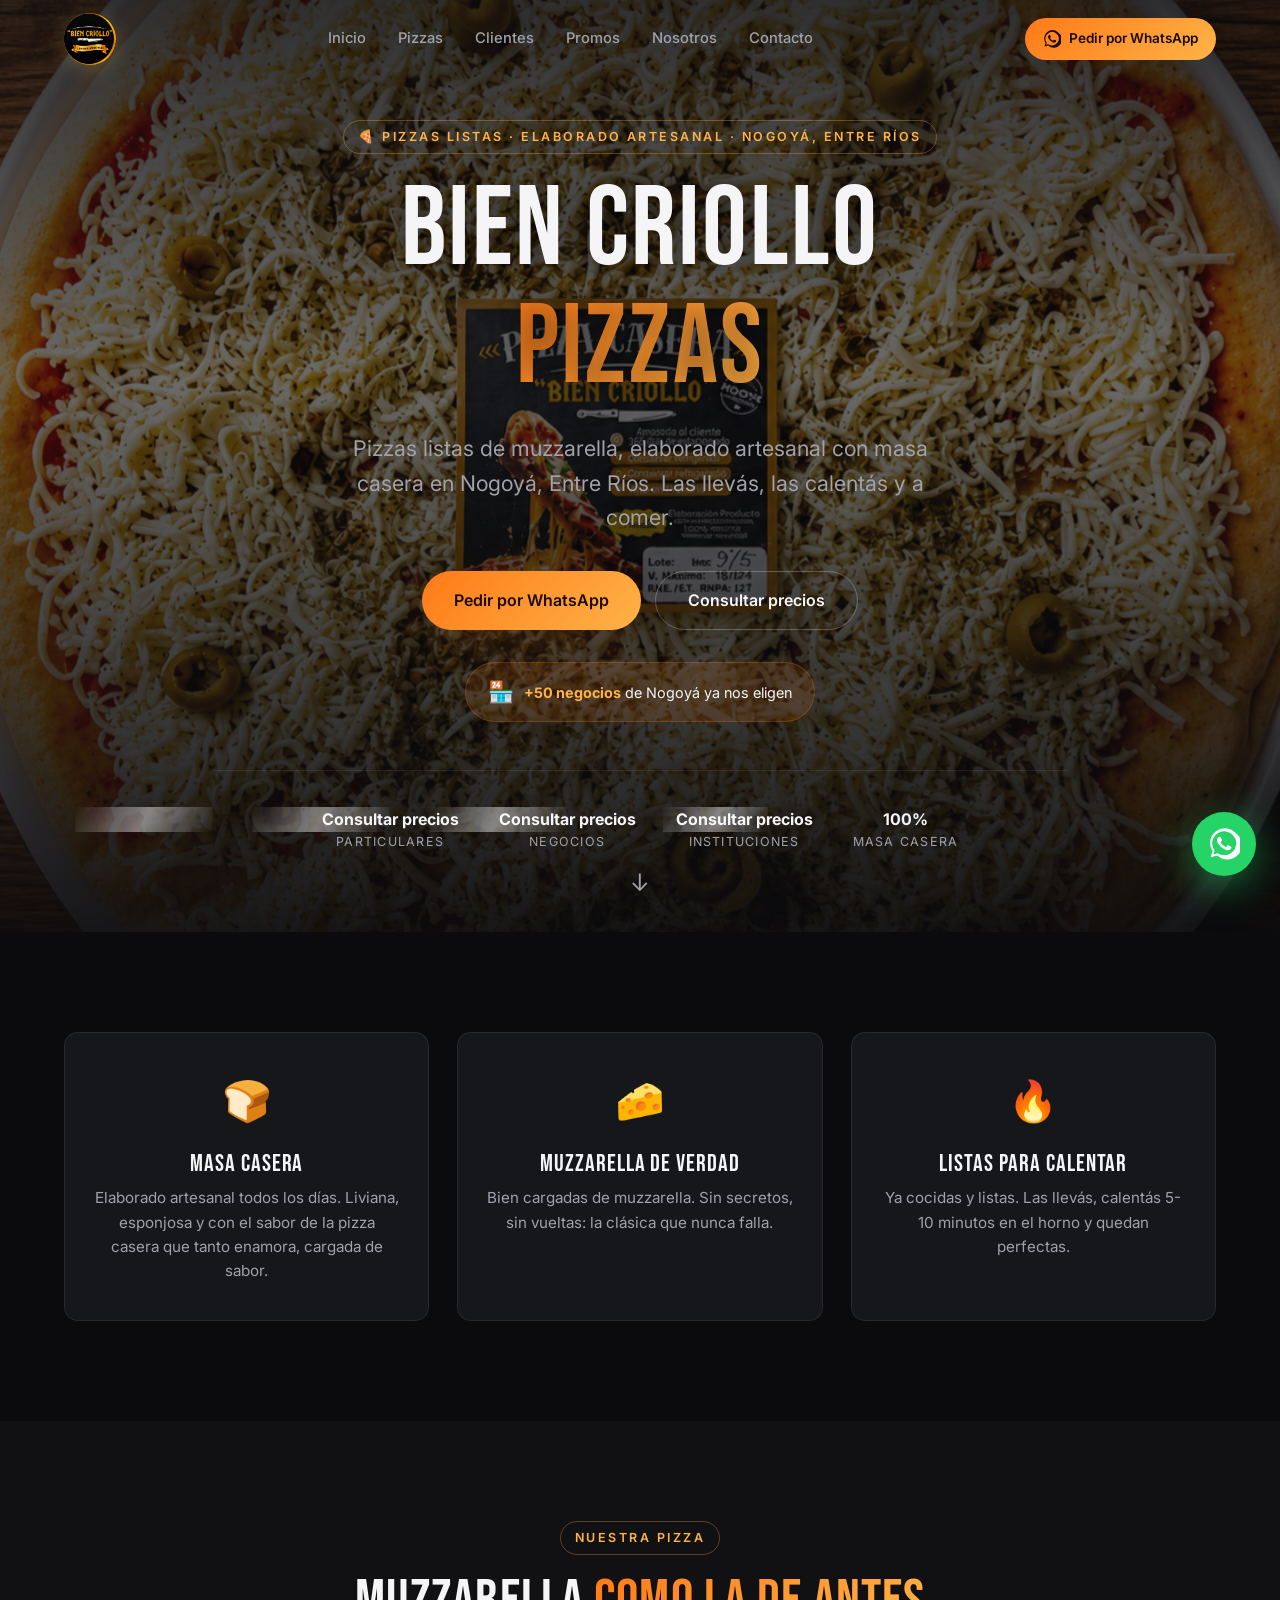
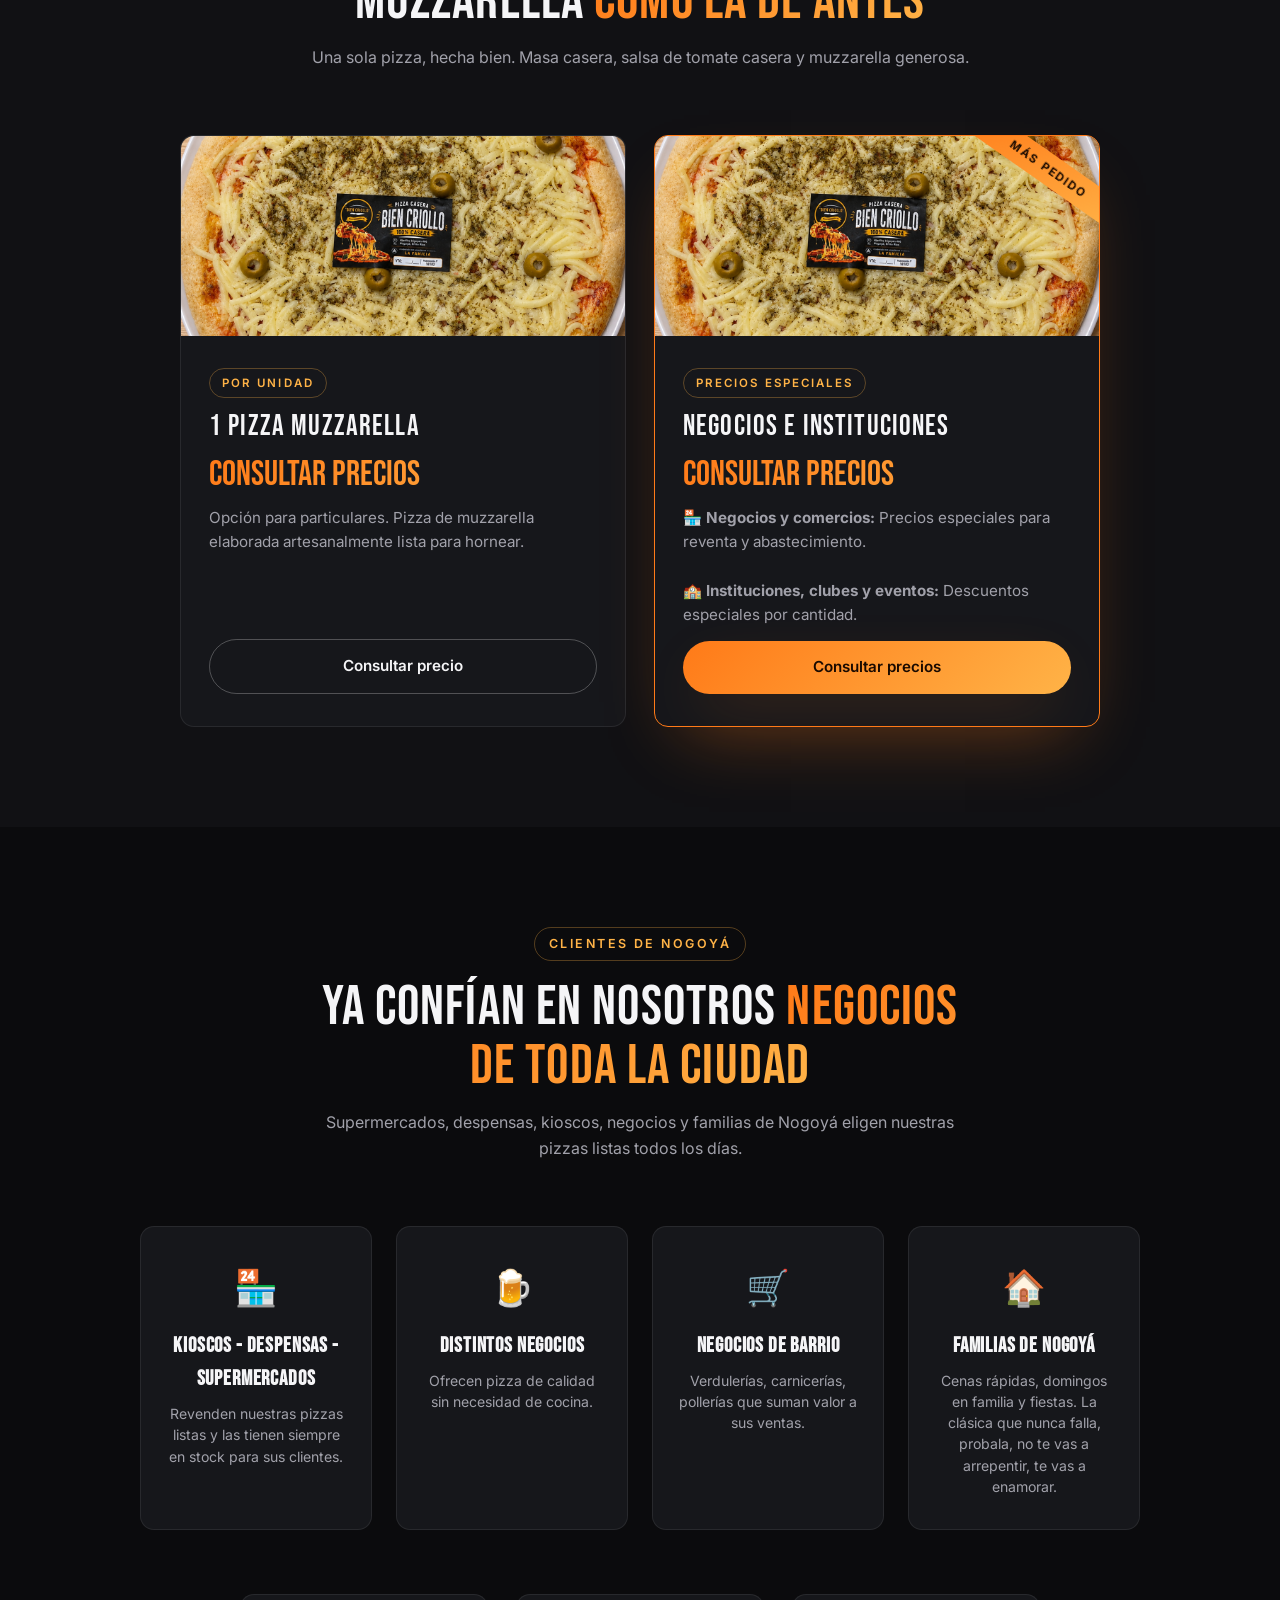
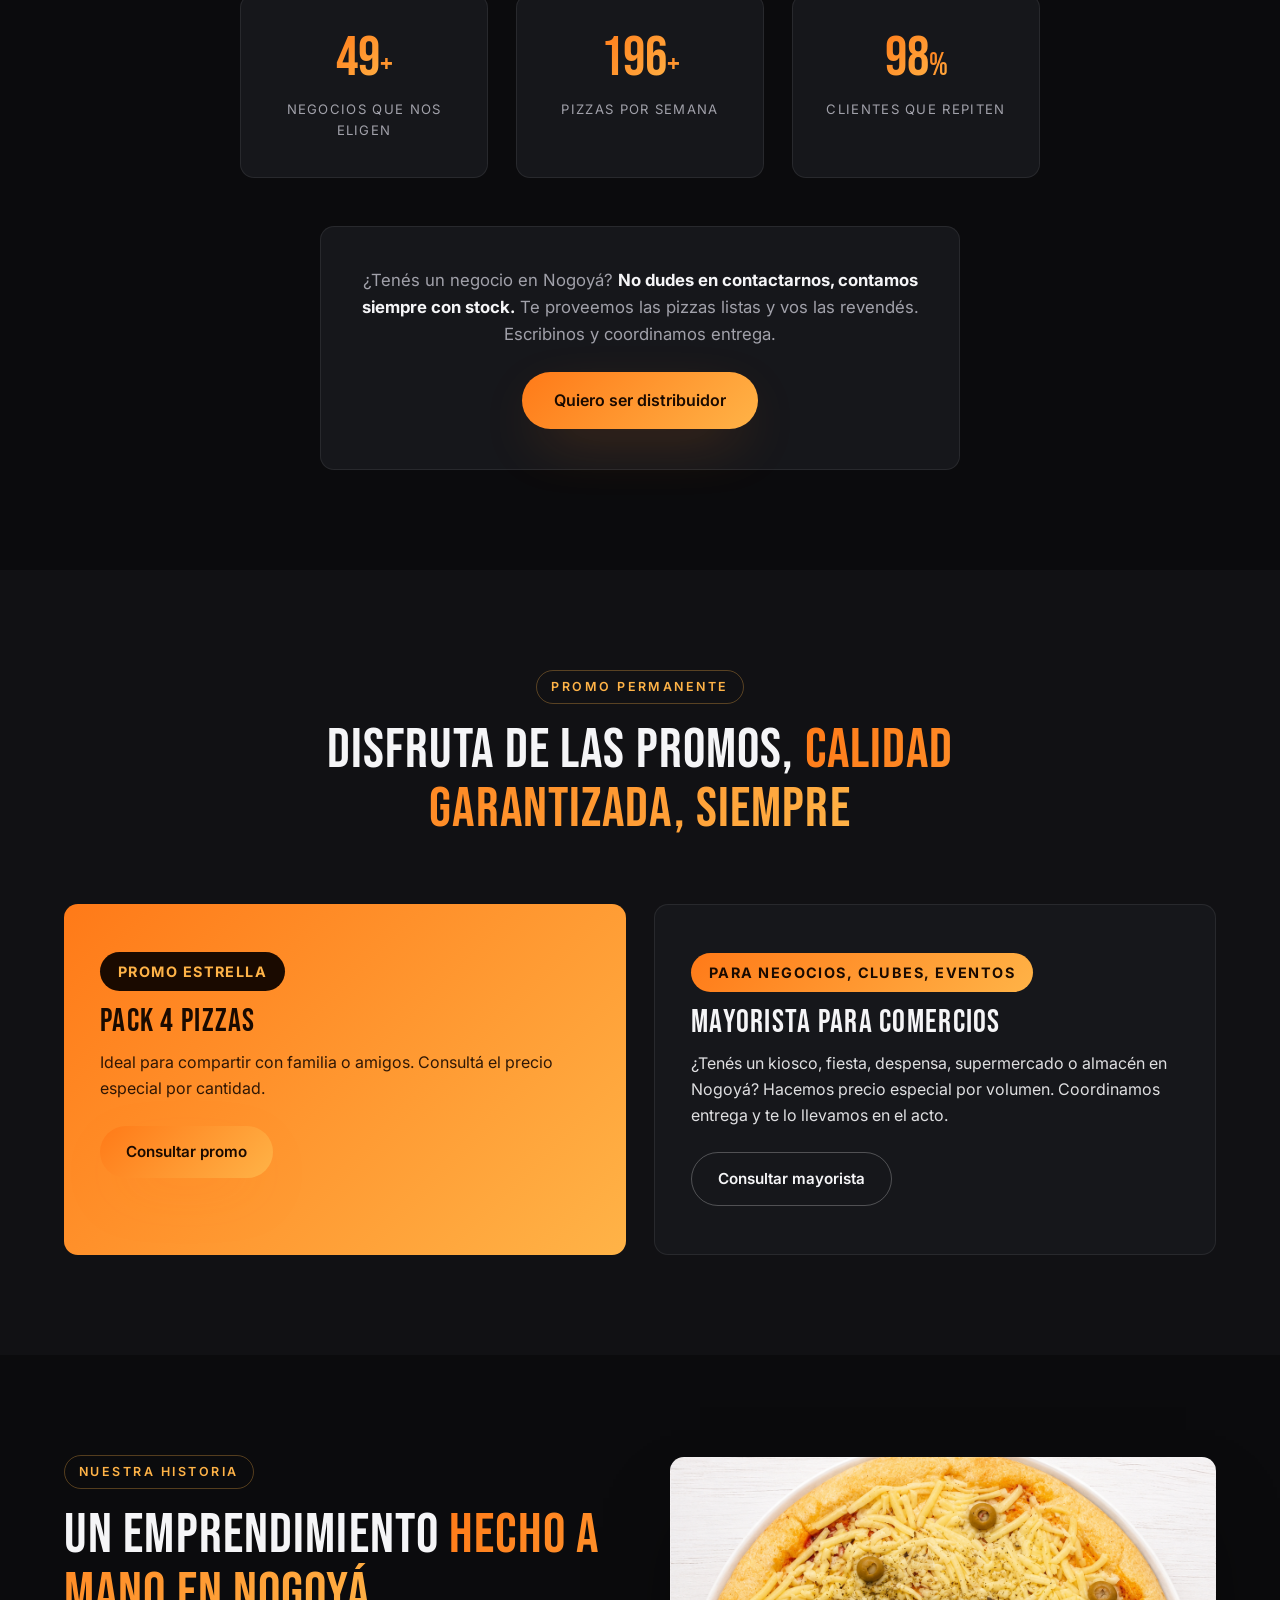
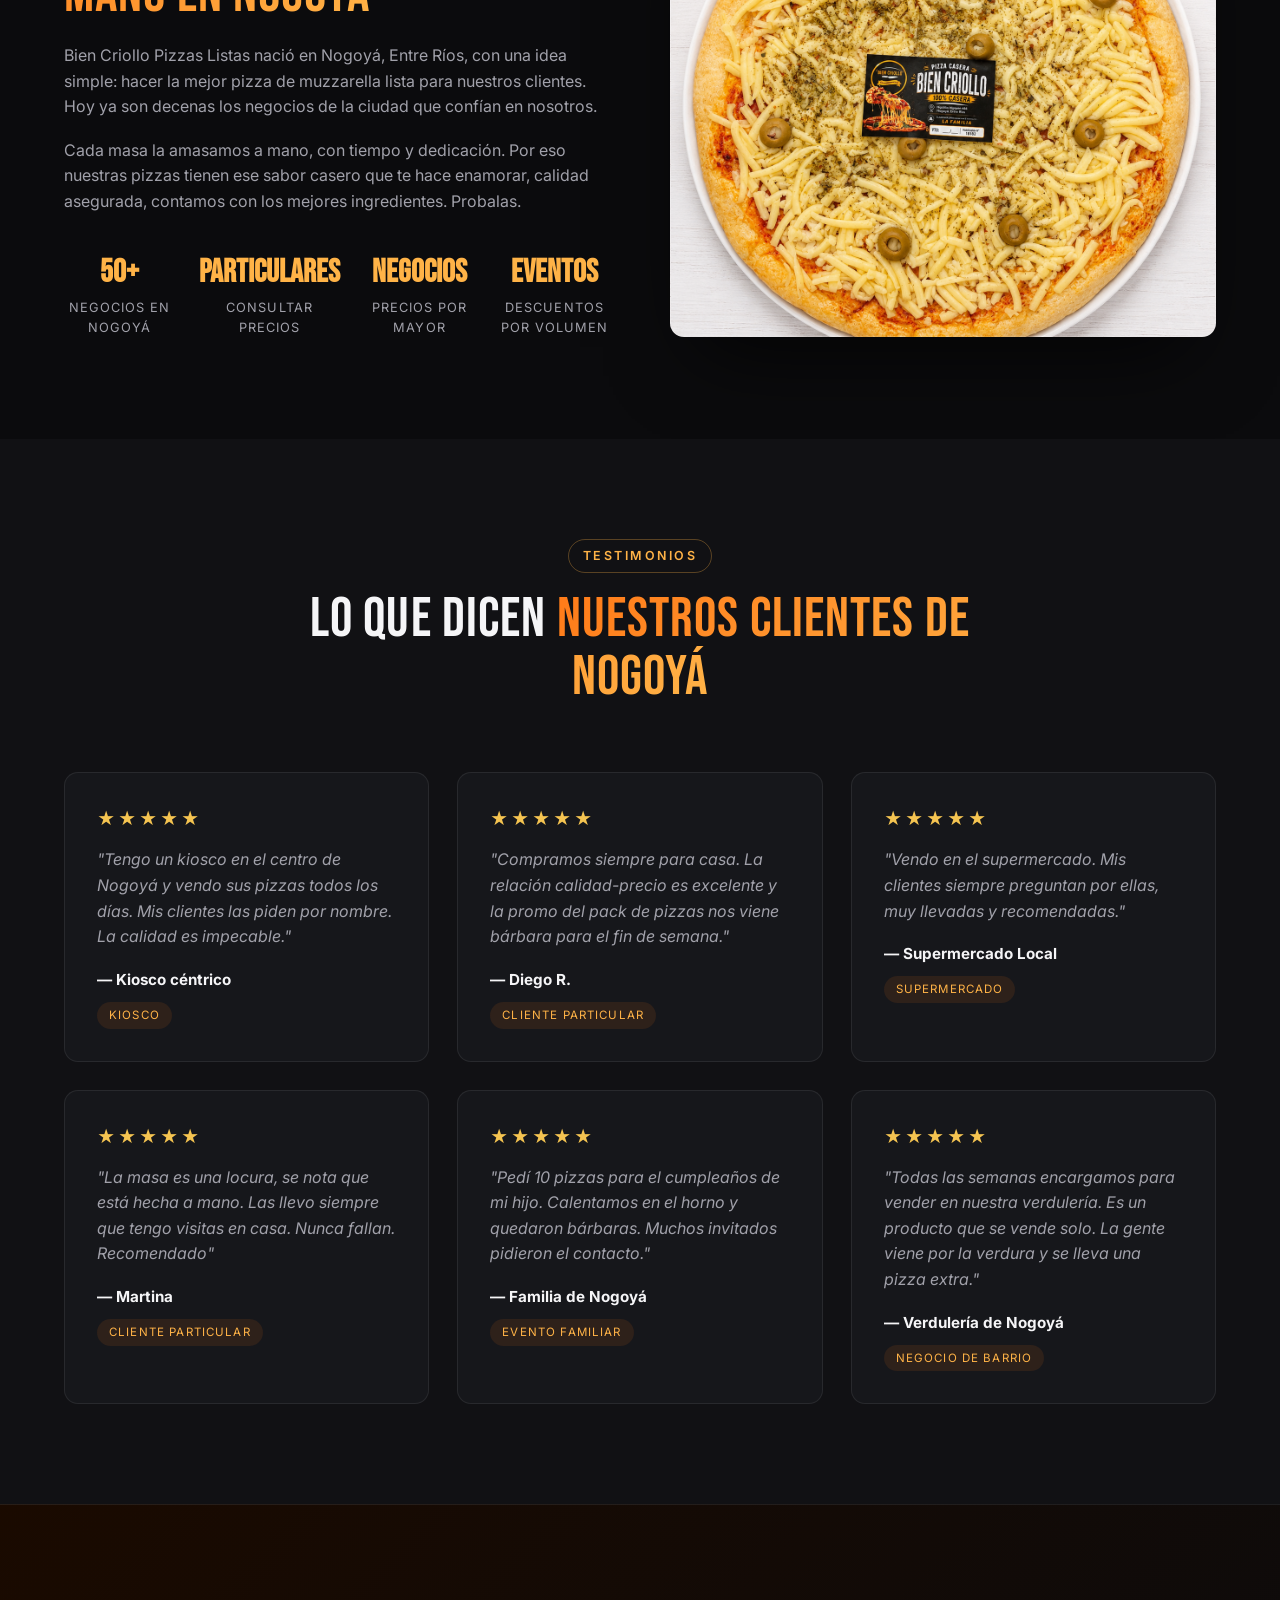
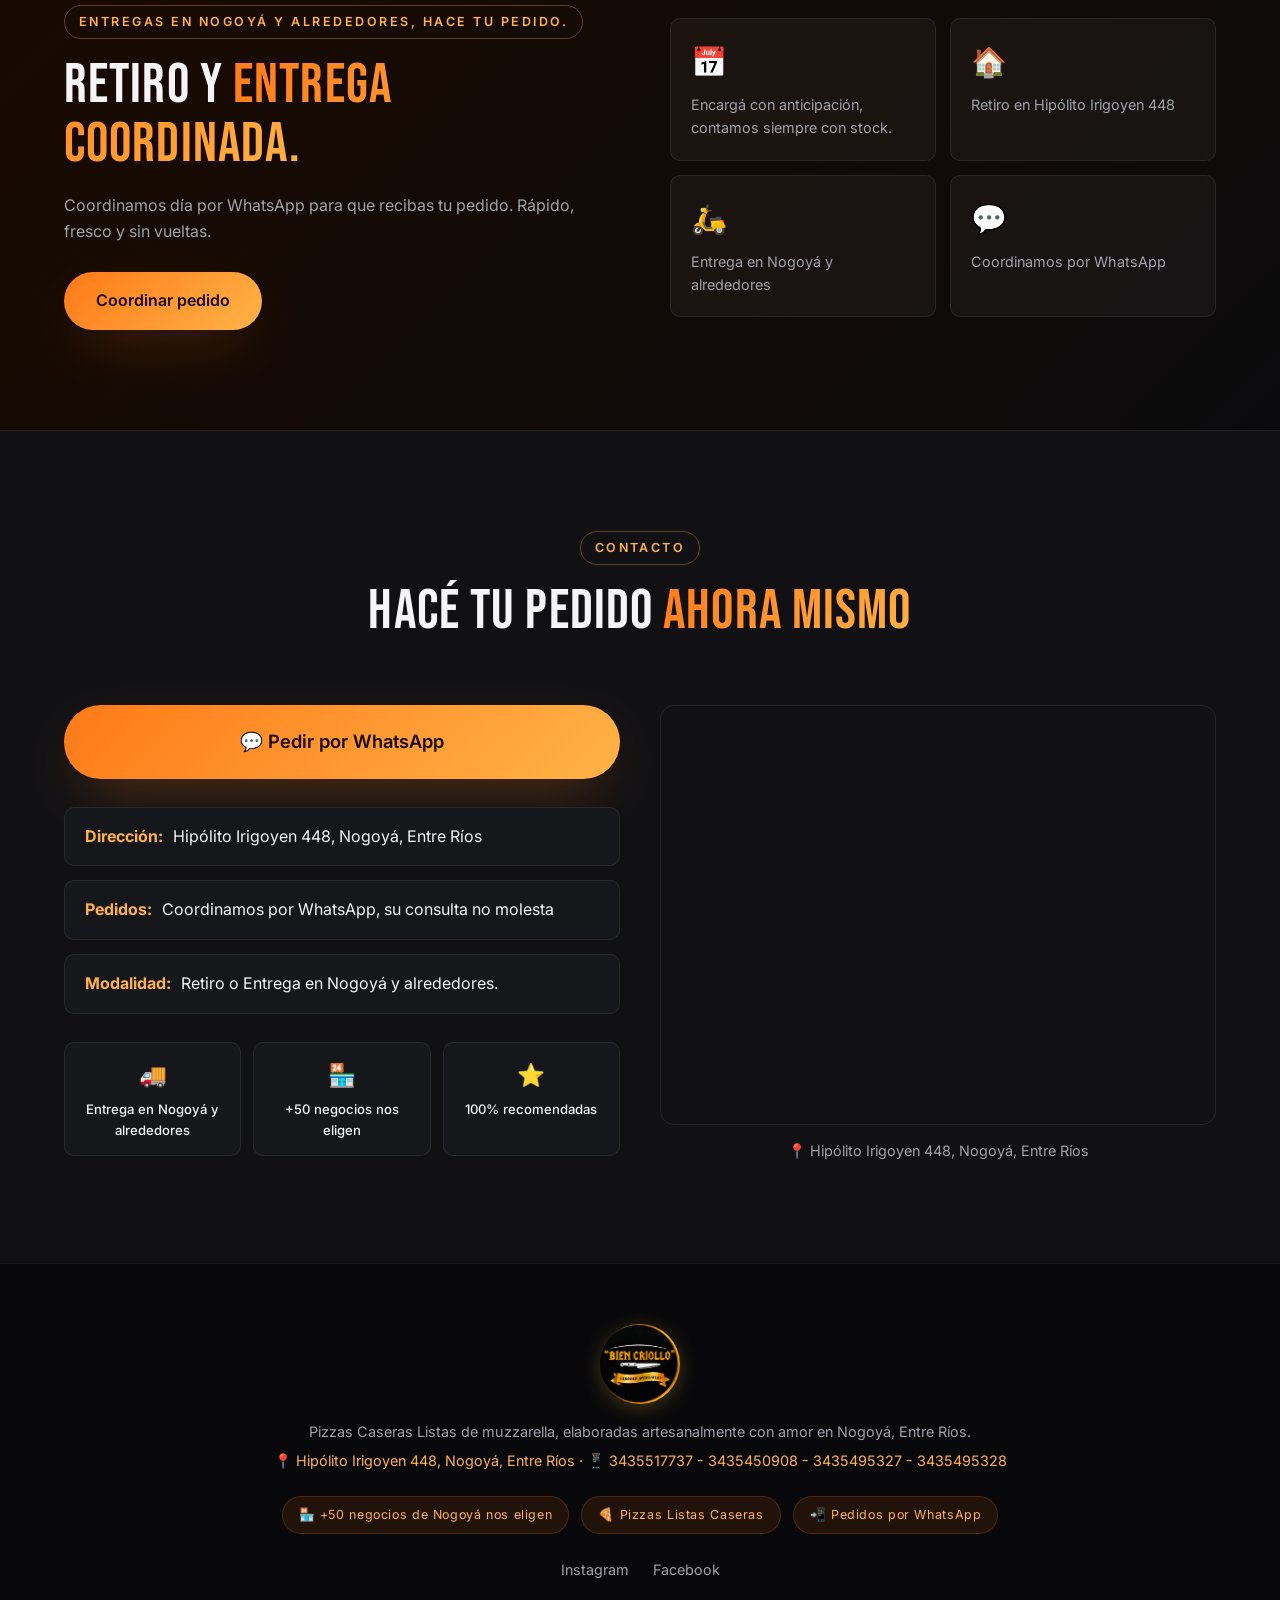
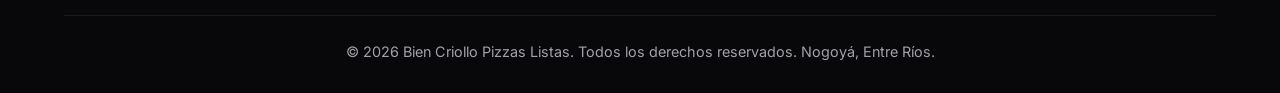
<file: index.html>
<!DOCTYPE html>
<html lang="es">
<head>
  <meta charset="UTF-8" />
  <meta name="viewport" content="width=device-width, initial-scale=1.0" />
  <title>Bien Criollo Pizzas — Pizzas Listas en Nogoyá, Entre Ríos</title>
  <meta name="description" content="Pizzas Listas de muzzarella caseras en Nogoyá, Entre Ríos. Consultá precios para particulares, negocios e instituciones. Ya confían en nosotros decenas de negocios de la ciudad. Pedí por WhatsApp." />
  <meta property="og:title" content="Bien Criollo Pizzas — Pizzas Listas en Nogoyá, Entre Ríos" />
  <meta property="og:description" content="Pizzas Listas de muzzarella en Nogoyá. Consultá precios para particulares, negocios e instituciones. Ya eligen nuestros negocios de toda la ciudad." />
  <meta property="og:type" content="website" />
  <meta property="og:image" content="hero.jpg" />
  <link rel="preconnect" href="https://fonts.googleapis.com">
  <link rel="preconnect" href="https://fonts.gstatic.com" crossorigin>
  <link href="https://fonts.googleapis.com/css2?family=Bebas+Neue&family=Inter:wght@300;400;500;600;700;800&display=swap" rel="stylesheet">
  <link rel="stylesheet" href="style.css" />
</head>
<body>

  <!-- HEADER -->
  <header class="header" id="header">
    <div class="container header__inner">
      <a href="#inicio" class="logo">
        <img src="logo.png" alt="Bien Criollo Pizzas" class="logo__img" />
      </a>
      <nav class="nav" id="nav">
        <a href="#inicio">Inicio</a>
        <a href="#pizzas">Pizzas</a>
        <a href="#clientes">Clientes</a>
        <a href="#promos">Promos</a>
        <a href="#nosotros">Nosotros</a>
        <a href="#contacto">Contacto</a>
      </nav>
      <a class="btn btn--primary btn--sm header__cta" href="https://wa.me/5493435517737" target="_blank" rel="noopener">
        <svg viewBox="0 0 24 24" width="18" height="18" fill="currentColor"><path d="M20.5 3.5A11 11 0 0 0 3.4 17.2L2 22l4.9-1.3A11 11 0 1 0 20.5 3.5Zm-8.5 17a9 9 0 0 1-4.6-1.3l-.3-.2-2.9.8.8-2.8-.2-.3A9 9 0 1 1 12 20.5Zm5-6.7c-.3-.1-1.6-.8-1.8-.9s-.4-.1-.6.2-.7.9-.8 1-.3.2-.5.1a7.3 7.3 0 0 1-3.7-3.2c-.3-.5.3-.5.8-1.6a.6.6 0 0 0 0-.5l-.9-2c-.2-.5-.4-.4-.6-.4h-.5a1 1 0 0 0-.7.4 3 3 0 0 0-1 2.3 5.4 5.4 0 0 0 1.1 2.8 12 12 0 0 0 4.6 4 5 5 0 0 0 3.1.7 2.7 2.7 0 0 0 1.8-1.3 2.2 2.2 0 0 0 .2-1.3c-.1-.1-.3-.2-.5-.3Z"/></svg>
        Pedir por WhatsApp
      </a>
      <button class="burger" id="burger" aria-label="Abrir menú">
        <span></span><span></span><span></span>
      </button>
    </div>
  </header>

  <!-- HERO -->
  <section class="hero" id="inicio">
    <div class="hero__bg" style="background-image:url('hero.jpg')"></div>
    <div class="hero__overlay"></div>
    <div class="container hero__content">
      <span class="eyebrow reveal">🍕 Pizzas Listas · Elaborado artesanal · Nogoyá, Entre Ríos</span>
      <h1 class="hero__title reveal">BIEN CRIOLLO<br/><span class="accent">PIZZAS</span></h1>
      <p class="hero__sub reveal">Pizzas listas de muzzarella, elaborado artesanal con masa casera en Nogoyá, Entre Ríos. Las llevás, las calentás y a comer.</p>
      <div class="hero__cta reveal">
        <a class="btn btn--primary btn--lg" href="https://wa.me/5493435517737?text=Hola!%20Quiero%20consultar%20precios%20y%20encargar%20pizzas" target="_blank" rel="noopener">Pedir por WhatsApp</a>
        <a class="btn btn--ghost btn--lg" href="#pizzas">Consultar precios</a>
      </div>
      <div class="hero__trust reveal">
        <div class="trust-badge">
          <span class="trust-badge__icon">🏪</span>
          <span><strong>+50 negocios</strong> de Nogoyá ya nos eligen</span>
        </div>
      </div>
      <div class="hero__meta reveal">
        <div><strong>Consultar precios</strong><span>Particulares</span></div>
        <div><strong>Consultar precios</strong><span>Negocios</span></div>
        <div><strong>Consultar precios</strong><span>Instituciones</span></div>
        <div><strong>100%</strong><span>Masa Casera</span></div>
      </div>
    </div>
    <a href="#beneficios" class="hero__scroll" aria-label="Scroll">↓</a>
  </section>

  <!-- BENEFICIOS -->
  <section class="section" id="beneficios">
    <div class="container">
      <div class="grid grid--3">
        <div class="card-benefit reveal">
          <div class="icon">🍞</div>
          <h3>Masa CASERA</h3>
          <p>Elaborado artesanal todos los días. Liviana, esponjosa y con el sabor de la pizza casera que tanto enamora, cargada de sabor.</p>
        </div>
        <div class="card-benefit reveal">
          <div class="icon">🧀</div>
          <h3>Muzzarella de Verdad</h3>
          <p>Bien cargadas de muzzarella. Sin secretos, sin vueltas: la clásica que nunca falla.</p>
        </div>
        <div class="card-benefit reveal">
          <div class="icon">🔥</div>
          <h3>Listas para Calentar</h3>
          <p>Ya cocidas y listas. Las llevás, calentás 5-10 minutos en el horno y quedan perfectas.</p>
        </div>
      </div>
    </div>
  </section>

  <!-- MENU / PRECIOS -->
  <section class="section section--alt" id="pizzas">
    <div class="container">
      <header class="section__head reveal">
        <span class="eyebrow">Nuestra pizza</span>
        <h2>Muzzarella <span class="accent">como la de antes</span></h2>
        <p>Una sola pizza, hecha bien. Masa casera, salsa de tomate casera y muzzarella generosa.</p>
      </header>
      <div class="pricing">
        <article class="price-card reveal">
          <div class="price-card__img" style="background-image:url('pizza.png')"></div>
          <div class="price-card__body">
            <span class="price-card__tag">Por unidad</span>
            <h3>1 Pizza Muzzarella</h3>
            <div class="price-card__amount" style="font-size:2.2rem">Consultar precios</div>
            <p>Opción para particulares. Pizza de muzzarella elaborada artesanalmente lista para hornear.</p>
            <a class="btn btn--ghost btn--block" href="https://wa.me/5493435517737?text=Hola!%20Quiero%20consultar%20el%20precio%20de%201%20pizza%20muzzarella" target="_blank" rel="noopener">Consultar precio</a>
          </div>
        </article>
        <article class="price-card price-card--featured reveal">
          <div class="price-card__ribbon">MÁS PEDIDO</div>
          <div class="price-card__img" style="background-image:url('pizza.png')"></div>
          <div class="price-card__body">
            <span class="price-card__tag">PRECIOS ESPECIALES</span>
            <h3>Negocios e Instituciones</h3>
            <div class="price-card__amount" style="font-size:2.2rem">Consultar precios</div>
            <p>
              🏪 <strong>Negocios y comercios:</strong> Precios especiales para reventa y abastecimiento.<br><br>
              🏫 <strong>Instituciones, clubes y eventos:</strong> Descuentos especiales por cantidad.
            </p>
            <a class="btn btn--primary btn--block" href="https://wa.me/5493435517737?text=Hola!%20Quiero%20consultar%20por%20precios%20para%20negocios%20o%20instituciones" target="_blank" rel="noopener">Consultar precios</a>
          </div>
        </article>
      </div>
    </div>
  </section>

  <!-- CLIENTES / NEGOCIOS DE NOGOYÁ -->
  <section class="section" id="clientes">
    <div class="container">
      <header class="section__head reveal">
        <span class="eyebrow">Clientes de Nogoyá</span>
        <h2>Ya confían en nosotros <span class="accent">negocios de toda la ciudad</span></h2>
        <p>Supermercados, despensas, kioscos, negocios y familias de Nogoyá eligen nuestras pizzas listas todos los días.</p>
      </header>
      <div class="clients-grid reveal">
        <div class="client-card">
          <div class="client-card__icon">🏪</div>
          <h4>Kioscos - Despensas - Supermercados</h4>
          <p>Revenden nuestras pizzas listas y las tienen siempre en stock para sus clientes.</p>
        </div>
        <div class="client-card">
          <div class="client-card__icon">🍺</div>
          <h4>Distintos Negocios</h4>
          <p>Ofrecen pizza de calidad sin necesidad de cocina.</p>
        </div>
        <div class="client-card">
          <div class="client-card__icon">🛒</div>
          <h4>Negocios de Barrio</h4>
          <p>Verdulerías, carnicerías, pollerías que suman valor a sus ventas.</p>
        </div>
        <div class="client-card">
          <div class="client-card__icon">🏠</div>
          <h4>Familias de Nogoyá</h4>
          <p>Cenas rápidas, domingos en familia y fiestas. La clásica que nunca falla, probala, no te vas a arrepentir, te vas a enamorar.</p>
        </div>
      </div>
      <div class="clients-counter reveal">
        <div class="counter-item">
          <span class="counter" data-target="50">0</span><span class="counter__suffix">+</span>
          <span class="counter__label">Negocios que nos eligen</span>
        </div>
        <div class="counter-item">
          <span class="counter" data-target="200">0</span><span class="counter__suffix">+</span>
          <span class="counter__label">Pizzas por semana</span>
        </div>
        <div class="counter-item">
          <span class="counter" data-target="100">0</span><span class="counter__suffix">%</span>
          <span class="counter__label">Clientes que repiten</span>
        </div>
      </div>
      <div class="clients-cta reveal">
        <p>¿Tenés un negocio en Nogoyá? <strong>No dudes en contactarnos, contamos siempre con stock.</strong> Te proveemos las pizzas listas y vos las revendés. Escribinos y coordinamos entrega.</p>
        <a class="btn btn--primary btn--lg" href="https://wa.me/5493435517737?text=Hola!%20Tengo%20un%20negocio%20en%20Nogoyá%20y%20quiero%20revender%20sus%20pizzas" target="_blank" rel="noopener">Quiero ser distribuidor</a>
      </div>
    </div>
  </section>

  <!-- PROMOS -->
  <section class="section section--alt" id="promos">
    <div class="container">
      <header class="section__head reveal">
        <span class="eyebrow">Promo permanente</span>
        <h2>Disfruta de las promos, <span class="accent">calidad garantizada, siempre</span></h2>
      </header>
      <div class="grid grid--2">
        <div class="promo reveal">
          <div class="promo__badge">PROMO ESTRELLA</div>
          <h3>Pack 4 Pizzas</h3>
          <p>
            Ideal para compartir con familia o amigos. Consultá el precio especial por cantidad.
          </p>
          <a class="btn btn--primary" href="https://wa.me/5493435517737?text=Hola!%20Quiero%20consultar%20el%20precio%20del%20pack%20de%204%20pizzas" target="_blank" rel="noopener">Consultar promo</a>
        </div>
        <div class="promo promo--dark reveal">
          <div class="promo__badge promo__badge--alt">PARA NEGOCIOS, CLUBES, EVENTOS</div>
          <h3>Mayorista para comercios</h3>
          <p>¿Tenés un kiosco, fiesta, despensa, supermercado o almacén en Nogoyá? Hacemos precio especial por volumen. Coordinamos entrega y te lo llevamos en el acto.</p>
          <a class="btn btn--ghost" href="https://wa.me/5493435517737?text=Hola!%20Tengo%20un%20comercio%20y%20quiero%20precio%20mayorista" target="_blank" rel="noopener">Consultar mayorista</a>
        </div>
      </div>
    </div>
  </section>

  <!-- NOSOTROS -->
  <section class="section" id="nosotros">
    <div class="container nosotros">
      <div class="reveal">
        <span class="eyebrow">Nuestra historia</span>
        <h2>Un emprendimiento <span class="accent">hecho a mano en Nogoyá</span></h2>
        <p>Bien Criollo Pizzas Listas nació en Nogoyá, Entre Ríos, con una idea simple: hacer la mejor pizza de muzzarella lista para nuestros clientes. Hoy ya son decenas los negocios de la ciudad que confían en nosotros.</p>
        <p>Cada masa la amasamos a mano, con tiempo y dedicación. Por eso nuestras pizzas tienen ese sabor casero que te hace enamorar, calidad asegurada, contamos con los mejores ingredientes. Probalas.</p>
        <div class="stats">
          <div>
            <strong>50+</strong>
            <span>Negocios en Nogoyá</span>
          </div>
          <div>
            <strong>Particulares</strong>
            <span>Consultar precios</span>
          </div>
          <div>
            <strong>Negocios</strong>
            <span>Precios por mayor</span>
          </div>
          <div>
            <strong>Eventos</strong>
            <span>Descuentos por volumen</span>
          </div>
        </div>
      </div>
      <div class="nosotros__img reveal" style="background-image:url('pizza2.png')"></div>
    </div>
  </section>

  <!-- TESTIMONIOS -->
  <section class="section section--alt" id="testimonios">
    <div class="container">
      <header class="section__head reveal">
        <span class="eyebrow">Testimonios</span>
        <h2>Lo que dicen <span class="accent">nuestros clientes de Nogoyá</span></h2>
      </header>
      <div class="grid grid--3">
        <div class="testimonial reveal">
          <div class="stars">★★★★★</div>
          <p>"Tengo un kiosco en el centro de Nogoyá y vendo sus pizzas todos los días. Mis clientes las piden por nombre. La calidad es impecable."</p>
          <strong>— Kiosco céntrico</strong>
          <span class="testimonial__tag">Kiosco</span>
        </div>
        <div class="testimonial reveal">
          <div class="stars">★★★★★</div>
          <p>"Compramos siempre para casa. La relación calidad-precio es excelente y la promo del pack de pizzas nos viene bárbara para el fin de semana."</p>
          <strong>— Diego R.</strong>
          <span class="testimonial__tag">Cliente particular</span>
        </div>
        <div class="testimonial reveal">
          <div class="stars">★★★★★</div>
          <p>"Vendo en el supermercado. Mis clientes siempre preguntan por ellas, muy llevadas y recomendadas."</p>
          <strong>— Supermercado Local</strong>
          <span class="testimonial__tag">Supermercado</span>
        </div>
        <div class="testimonial reveal">
          <div class="stars">★★★★★</div>
          <p>"La masa es una locura, se nota que está hecha a mano. Las llevo siempre que tengo visitas en casa. Nunca fallan. Recomendado"</p>
          <strong>— Martina</strong>
          <span class="testimonial__tag">Cliente particular</span>
        </div>
        <div class="testimonial reveal">
          <div class="stars">★★★★★</div>
          <p>"Pedí 10 pizzas para el cumpleaños de mi hijo. Calentamos en el horno y quedaron bárbaras. Muchos invitados pidieron el contacto."</p>
          <strong>— Familia de Nogoyá</strong>
          <span class="testimonial__tag">Evento familiar</span>
        </div>
        <div class="testimonial reveal">
          <div class="stars">★★★★★</div>
          <p>"Todas las semanas encargamos para vender en nuestra verdulería. Es un producto que se vende solo. La gente viene por la verdura y se lleva una pizza extra."</p>
          <strong>— Verdulería de Nogoyá</strong>
          <span class="testimonial__tag">Negocio de barrio</span>
        </div>
      </div>
    </div>
  </section>

  <!-- ENTREGAS -->
  <section class="delivery">
    <div class="container delivery__inner reveal">
      <div>
        <span class="eyebrow">Entregas en Nogoyá y alrededores, hace tu pedido.</span>
        <h2>Retiro y <span class="accent">entrega coordinada.</span></h2>
        <p>Coordinamos día por WhatsApp para que recibas tu pedido. Rápido, fresco y sin vueltas.</p>
        <a class="btn btn--primary btn--lg" href="https://wa.me/5493435517737?text=Hola!%20Quiero%20coordinar%20un%20pedido%20en%20Nogoyá" target="_blank" rel="noopener">Coordinar pedido</a>
      </div>
      <div class="delivery__features">
        <div><strong>📅</strong><span>Encargá con anticipación, contamos siempre con stock.</span></div>
        <div><strong>🏠</strong><span>Retiro en Hipólito Irigoyen 448</span></div>
        <div><strong>🛵</strong><span>Entrega en Nogoyá y alrededores</span></div>
        <div><strong>💬</strong><span>Coordinamos por WhatsApp</span></div>
      </div>
    </div>
  </section>

  <!-- CONTACTO + MAPA -->
  <section class="section section--alt" id="contacto">
    <div class="container">
      <header class="section__head reveal">
        <span class="eyebrow">Contacto</span>
        <h2>Hacé tu pedido <span class="accent">ahora mismo</span></h2>
      </header>
      <div class="contact">
        <div class="reveal">
          <a class="btn btn--primary btn--xl btn--block" href="https://wa.me/5493435517737" target="_blank" rel="noopener">
            💬 Pedir por WhatsApp
          </a>
          <ul class="contact__list">
            <li><strong>Dirección:</strong> Hipólito Irigoyen 448, Nogoyá, Entre Ríos</li>
            <li><strong>Pedidos:</strong> Coordinamos por WhatsApp, su consulta no molesta</li>
            <li><strong>Modalidad:</strong> Retiro o Entrega en Nogoyá y alrededores.</li>
          </ul>
          <div class="contact__badge-box reveal">
            <div class="mini-badge"><span>🚚</span> Entrega en Nogoyá y alrededores</div>
            <div class="mini-badge"><span>🏪</span> +50 negocios nos eligen</div>
            <div class="mini-badge"><span>⭐</span> 100% recomendadas</div>
          </div>
        </div>
        <div class="reveal">
          <div class="map">
            <iframe
              src="https://www.google.com/maps?q=Hip%C3%B3lito+Irigoyen+448,+Nogoy%C3%A1,+Entre+R%C3%ADos,+Argentina&output=embed"
              width="100%"
              height="100%"
              style="border:0;"
              allowfullscreen=""
              loading="lazy"
              referrerpolicy="no-referrer-when-downgrade"
              title="Ubicación Bien Criollo Pizzas - Hipólito Irigoyen 448, Nogoyá, Entre Ríos"
            ></iframe>
          </div>
          <p class="map__caption">📍 Hipólito Irigoyen 448, Nogoyá, Entre Ríos</p>
        </div>
      </div>
    </div>
  </section>

  <!-- FOOTER -->
  <footer class="footer">
    <div class="container footer__inner">
      <div>
        <div class="logo"><img src="logo.png" alt="Bien Criollo Pizzas" class="logo__img logo__img--lg" /></div>
        <p>Pizzas Caseras Listas de muzzarella, elaboradas artesanalmente con amor en Nogoyá, Entre Ríos.</p>
        <p class="footer__address">📍 Hipólito Irigoyen 448, Nogoyá, Entre Ríos · 📱 3435517737 - 3435450908 - 3435495327 - 3435495328</p>
      </div>
      <div class="footer__badges">
        <span class="footer__badge">🏪 +50 negocios de Nogoyá nos eligen</span>
        <span class="footer__badge">🍕 Pizzas Listas Caseras</span>
        <span class="footer__badge">📲 Pedidos por WhatsApp</span>
      </div>
      <div class="footer__social">
        <a href="https://www.instagram.com/biencriollo_ngy/" target="_blank" rel="noopener" aria-label="Instagram">
          Instagram
        </a>
        <a href="https://www.facebook.com/diego.barreto.1656854" target="_blank" rel="noopener" aria-label="Facebook">
          Facebook
        </a>
      </div>
      <p class="footer__copy">© <span id="year"></span> Bien Criollo Pizzas Listas. Todos los derechos reservados. Nogoyá, Entre Ríos.</p>
    </div>
  </footer>

  <!-- WHATSAPP FLOATING -->
  <a class="wa-float" href="https://wa.me/5493435517737" target="_blank" rel="noopener" aria-label="WhatsApp">
    <svg viewBox="0 0 24 24" width="32" height="32" fill="currentColor"><path d="M20.5 3.5A11 11 0 0 0 3.4 17.2L2 22l4.9-1.3A11 11 0 1 0 20.5 3.5Zm-8.5 17a9 9 0 0 1-4.6-1.3l-.3-.2-2.9.8.8-2.8-.2-.3A9 9 0 1 1 12 20.5Zm5-6.7c-.3-.1-1.6-.8-1.8-.9s-.4-.1-.6.2-.7.9-.8 1-.3.2-.5.1a7.3 7.3 0 0 1-3.7-3.2c-.3-.5.3-.5.8-1.6a.6.6 0 0 0 0-.5l-.9-2c-.2-.5-.4-.4-.6-.4h-.5a1 1 0 0 0-.7.4 3 3 0 0 0-1 2.3 5.4 5.4 0 0 0 1.1 2.8 12 12 0 0 0 4.6 4 5 5 0 0 0 3.1.7 2.7 2.7 0 0 0 1.8-1.3 2.2 2.2 0 0 0 .2-1.3c-.1-.1-.3-.2-.5-.3Z"/></svg>
  </a>

  <script src="script.js"></script>
</body>
</html>
</file>
<file: style.css>
/* ====== TOKENS ====== */
:root{
  --bg:#0b0b0d;
  --bg-2:#111114;
  --bg-3:#16171b;
  --surface:#1c1d22;
  --border:rgba(255,255,255,.08);
  --text:#f5f5f7;
  --muted:#a1a1aa;
  --primary:#ff7a18;
  --primary-2:#ffb347;
  --gold:#f5c451;
  --gradient:linear-gradient(135deg,#ff7a18 0%,#ffb347 100%);
  --shadow:0 20px 60px -20px rgba(255,122,24,.45);
  --radius:14px;
  --container:1200px;
}
*{box-sizing:border-box;margin:0;padding:0}
html{scroll-behavior:smooth}
body{
  font-family:'Inter',system-ui,sans-serif;
  background:var(--bg);
  color:var(--text);
  line-height:1.6;
  -webkit-font-smoothing:antialiased;
  overflow-x:hidden;
}
img{max-width:100%;display:block}
a{color:inherit;text-decoration:none}

.container{width:100%;max-width:var(--container);margin:0 auto;padding:0 24px}
h1,h2,h3{font-family:'Bebas Neue',sans-serif;font-weight:400;letter-spacing:.02em;line-height:1.05}
h2{font-size:clamp(2rem,5vw,3.5rem)}
h3{font-size:1.5rem;letter-spacing:.04em}
.accent{background:var(--gradient);-webkit-background-clip:text;background-clip:text;color:transparent}
.eyebrow{
  display:inline-block;
  font-size:.78rem;font-weight:600;letter-spacing:.2em;text-transform:uppercase;
  color:var(--primary-2);
  padding:6px 14px;border:1px solid rgba(255,179,71,.3);border-radius:999px;
  margin-bottom:18px;
}

/* ====== BUTTONS ====== */
.btn{
  display:inline-flex;align-items:center;justify-content:center;gap:8px;
  padding:14px 26px;border-radius:999px;font-weight:600;font-size:.95rem;
  transition:transform .25s ease,box-shadow .25s ease,background .25s;
  cursor:pointer;border:none;white-space:nowrap;
}
.btn--primary{background:var(--gradient);color:#1a0a00;box-shadow:var(--shadow)}
.btn--primary:hover{transform:translateY(-2px);box-shadow:0 25px 70px -15px rgba(255,122,24,.7)}
.btn--ghost{background:transparent;color:var(--text);border:1.5px solid rgba(255,255,255,.25)}
.btn--ghost:hover{background:rgba(255,255,255,.08);border-color:var(--primary-2)}
.btn--sm{padding:10px 18px;font-size:.85rem}
.btn--lg{padding:16px 32px;font-size:1rem}
.btn--xl{padding:22px 36px;font-size:1.15rem}
.btn--block{width:100%}

/* ====== HEADER ====== */
.header{
  position:fixed;top:0;left:0;right:0;z-index:50;
  transition:background .3s,backdrop-filter .3s,border-color .3s;
  border-bottom:1px solid transparent;
}
.header.scrolled{
  background:rgba(11,11,13,.85);
  backdrop-filter:blur(14px);
  border-bottom-color:var(--border);
}
.header__inner{display:flex;align-items:center;justify-content:space-between;height:78px;gap:24px}
.logo{display:flex;align-items:center;gap:10px;font-family:'Bebas Neue',sans-serif;font-size:1.4rem;letter-spacing:.06em}
.logo__mark{font-size:1.6rem}
.logo__text{display:flex;flex-direction:column;line-height:1}
.logo__text small{font-size:.55rem;letter-spacing:.4em;color:var(--primary-2);margin-top:2px}
.nav{display:flex;gap:32px}
.nav a{font-size:.92rem;color:var(--muted);font-weight:500;transition:color .2s;position:relative}
.nav a:hover{color:var(--text)}
.nav a::after{content:"";position:absolute;left:0;bottom:-6px;width:0;height:2px;background:var(--gradient);transition:width .25s}
.nav a:hover::after{width:100%}
.burger{display:none;background:none;border:none;cursor:pointer;flex-direction:column;gap:5px;padding:8px}
.burger span{width:24px;height:2px;background:var(--text);transition:.3s;border-radius:2px}
.burger.open span:nth-child(1){transform:translateY(7px) rotate(45deg)}
.burger.open span:nth-child(2){opacity:0}
.burger.open span:nth-child(3){transform:translateY(-7px) rotate(-45deg)}

/* ====== HERO ====== */
.hero{position:relative;min-height:100vh;display:flex;align-items:center;overflow:hidden}
.hero__bg{
    position:absolute;
    inset:0;

    background-size:cover;
    background-position:center;

    transform:translateY(0) scale(1.12);

    will-change:transform;

    transition:transform .08s linear;

    animation:zoom 18s ease-in-out infinite alternate;
}
@keyframes zoom{to{transform:scale(1.2)}}
.hero__title{

    animation:heroTitle .9s ease forwards;

}

@keyframes heroTitle{

    from{

        opacity:0;

        transform:translateY(35px);

    }

    to{

        opacity:1;

        transform:translateY(0);

    }

}
.hero__overlay{position:absolute;inset:0;background:linear-gradient(180deg,rgba(11,11,13,.85) 0%,rgba(11,11,13,.6) 40%,rgba(11,11,13,.95) 100%)}
.hero__content{position:relative;z-index:2;padding:120px 24px 80px;text-align:center;max-width:900px}
.hero__title{font-size:clamp(3.5rem,10vw,7rem);margin-bottom:24px;text-shadow:0 4px 30px rgba(0,0,0,.5)}
.hero__sub{font-size:clamp(1.05rem,2vw,1.35rem);color:var(--muted);max-width:620px;margin:0 auto 36px}
.hero__cta{display:flex;gap:14px;justify-content:center;flex-wrap:wrap;margin-bottom:32px}
.hero__trust{margin-bottom:48px}
.hero__meta{display:flex;gap:40px;justify-content:center;flex-wrap:wrap;padding-top:36px;border-top:1px solid var(--border)}
.hero__meta div{display:flex;flex-direction:column}
.hero__meta strong{

    position:relative;

}

.hero__meta strong::after{

    content:"";

    position:absolute;

    inset:0;

    background:linear-gradient(
        120deg,
        transparent,
        rgba(255,255,255,.45),
        transparent
    );

    transform:translateX(-180%);

    animation:shine 5s infinite;

}

@keyframes shine{

    100%{

        transform:translateX(180%);

    }

}
.hero__meta span{font-size:.78rem;color:var(--muted);letter-spacing:.1em;text-transform:uppercase}
.hero__scroll{position:absolute;bottom:30px;left:50%;transform:translateX(-50%);z-index:2;font-size:1.5rem;color:var(--muted);animation:bounce 2s infinite}
@keyframes bounce{0%,100%{transform:translate(-50%,0)}50%{transform:translate(-50%,10px)}}

/* Trust badge hero */
.trust-badge{
  display:inline-flex;align-items:center;gap:10px;
  background:rgba(255,122,24,.12);border:1px solid rgba(255,122,24,.25);
  padding:12px 22px;border-radius:999px;
  font-size:.9rem;color:var(--text);
}
.trust-badge__icon{font-size:1.3rem}
.trust-badge strong{color:var(--primary-2)}

/* ====== SECTIONS ====== */
.section{padding:100px 0;position:relative}
.section--alt{background:var(--bg-2)}
.section__head{text-align:center;max-width:680px;margin:0 auto 64px}
.section__head p{color:var(--muted);margin-top:14px}

.grid{display:grid;gap:28px}
.grid--2{grid-template-columns:repeat(2,1fr)}
.grid--3{grid-template-columns:repeat(3,1fr)}
.grid--4{grid-template-columns:repeat(4,1fr)}

/* ====== BENEFITS ====== */
.card-benefit{
  background:var(--bg-3);border:1px solid var(--border);border-radius:var(--radius);
  padding:36px 28px;text-align:center;transition:transform .3s,border-color .3s,background .3s;
}
.card-benefit:hover{transform:translateY(-6px);border-color:rgba(255,122,24,.4);background:var(--surface)}
.card-benefit .icon{font-size:2.5rem;margin-bottom:18px;display:inline-block}
.card-benefit h3{margin-bottom:10px}
.card-benefit p{color:var(--muted);font-size:.95rem}

/* ====== PIZZAS ====== */
.card-pizza{
  background:var(--bg-3);border:1px solid var(--border);border-radius:var(--radius);
  overflow:hidden;transition:transform .35s,border-color .3s,box-shadow .3s;
  display:flex;flex-direction:column;
}
.card-pizza:hover{transform:translateY(-8px);border-color:rgba(255,122,24,.5);box-shadow:0 30px 60px -30px rgba(0,0,0,.8)}
.card-pizza__img{height:220px;background-size:cover;background-position:center;transition:transform .6s}
.card-pizza:hover .card-pizza__img{transform:scale(1.08)}
.card-pizza__body{padding:22px;display:flex;flex-direction:column;gap:14px;flex:1}
.card-pizza__head{display:flex;justify-content:space-between;align-items:baseline;gap:10px}
.card-pizza__head h3{font-size:1.5rem}
.price{font-family:'Bebas Neue',sans-serif;font-size:1.4rem;color:var(--primary-2)}
.card-pizza__body p{color:var(--muted);font-size:.9rem;flex:1}

/* ====== PROMOS ====== */
.promo{
  position:relative;border-radius:var(--radius);padding:48px 36px;
  background:var(--gradient);color:#1a0a00;overflow:hidden;
  transition:transform .3s;
}
.promo:hover{transform:translateY(-4px)}
.promo--dark{background:var(--bg-3);color:var(--text);border:1px solid var(--border)}
.promo h3{font-size:2rem;margin:14px 0 12px}
.promo p{margin-bottom:24px;opacity:.9}
.promo__badge{
  display:inline-block;background:#1a0a00;color:var(--primary-2);
  padding:8px 18px;border-radius:999px;font-weight:700;font-size:.9rem;letter-spacing:.1em;
}
.promo__badge--alt{background:var(--gradient);color:#1a0a00}

/* ====== NOSOTROS ====== */
.nosotros{display:grid;grid-template-columns:1fr 1fr;gap:60px;align-items:center}
.nosotros p{color:var(--muted);margin-top:18px}
.nosotros__img{
  height:480px;border-radius:var(--radius);background-size:cover;background-position:center;
  border:1px solid var(--border);
  box-shadow:0 40px 80px -30px rgba(0,0,0,.8);
}
.stats{
    display:grid;
    grid-template-columns:repeat(4,1fr);
    gap:24px;
    margin-top:32px;
}

.stats div{
    display:flex;
    flex-direction:column;
    align-items:center;
    text-align:center;
}

.stats strong{
    font-family:'Bebas Neue',sans-serif;
    font-size:2rem;
    color:var(--primary-2);
}

.stats span{
    font-size:.8rem;
    color:var(--muted);
    letter-spacing:.08em;
    text-transform:uppercase;
}

@media (max-width:768px){
    .stats{
        grid-template-columns:repeat(2,1fr);
    }
}

/* ====== TESTIMONIALS ====== */
.testimonial{
  background:var(--bg-3);border:1px solid var(--border);
  border-radius:var(--radius);padding:32px;
  transition:transform .3s,border-color .3s;
}
.testimonial:hover{transform:translateY(-4px);border-color:rgba(255,179,71,.4)}
.stars{color:var(--gold);font-size:1.1rem;letter-spacing:3px;margin-bottom:14px}
.testimonial p{color:var(--muted);font-style:italic;margin-bottom:18px}
.testimonial strong{color:var(--text);font-size:.95rem;display:block}
.testimonial__tag{
  display:inline-block;margin-top:10px;
  font-size:.72rem;letter-spacing:.1em;text-transform:uppercase;
  color:var(--primary-2);background:rgba(255,122,24,.1);
  padding:4px 12px;border-radius:999px;
}

/* ====== CLIENTES / NEGOCIOS ====== */
.clients-grid{
  display:grid;grid-template-columns:repeat(4,1fr);gap:24px;
  max-width:1000px;margin:0 auto 64px;
}
.client-card{
  background:var(--bg-3);border:1px solid var(--border);border-radius:var(--radius);
  padding:32px 24px;text-align:center;transition:transform .3s,border-color .3s;
}
.client-card:hover{transform:translateY(-6px);border-color:rgba(255,122,24,.4)}
.client-card__icon{font-size:2.2rem;margin-bottom:14px;display:block}
.client-card h4{font-family:'Bebas Neue',sans-serif;font-size:1.3rem;letter-spacing:.04em;margin-bottom:8px}
.client-card p{color:var(--muted);font-size:.88rem;line-height:1.5}

.clients-counter{
  display:grid;grid-template-columns:repeat(3,1fr);gap:28px;
  max-width:800px;margin:0 auto 48px;text-align:center;
}
.counter-item{
  background:var(--bg-3);border:1px solid var(--border);border-radius:var(--radius);
  padding:36px 24px;
}
.counter{
  font-family:'Bebas Neue',sans-serif;font-size:3.5rem;
  background:var(--gradient);-webkit-background-clip:text;background-clip:text;color:transparent;
  line-height:1;
}
.counter__suffix{
  font-family:'Bebas Neue',sans-serif;font-size:2rem;
  background:var(--gradient);-webkit-background-clip:text;background-clip:text;color:transparent;
}
.counter__label{
  display:block;margin-top:8px;
  font-size:.82rem;color:var(--muted);letter-spacing:.1em;text-transform:uppercase;
}

.clients-cta{
  text-align:center;max-width:640px;margin:0 auto;
  background:var(--bg-3);border:1px solid var(--border);border-radius:var(--radius);
  padding:40px 36px;
}
.clients-cta p{color:var(--muted);margin-bottom:24px;font-size:1.05rem}
.clients-cta p strong{color:var(--text)}

/* ====== DELIVERY ====== */
.delivery{padding:100px 0;background:linear-gradient(135deg,#1a0a00 0%,#0b0b0d 100%);border-top:1px solid var(--border);border-bottom:1px solid var(--border)}
.delivery__inner{display:grid;grid-template-columns:1fr 1fr;gap:60px;align-items:center}
.delivery p{color:var(--muted);margin:18px 0 28px}
.delivery__zones{display:grid;grid-template-columns:repeat(2,1fr);gap:12px}
.delivery__zones span{
  background:rgba(255,255,255,.04);border:1px solid var(--border);
  padding:16px 20px;border-radius:10px;font-weight:500;text-align:center;
  transition:.25s;
}
.delivery__zones span:hover{background:rgba(255,122,24,.1);border-color:var(--primary)}

/* ====== CONTACT ====== */
.contact{display:grid;grid-template-columns:1fr 1fr;gap:40px;align-items:start}
.contact__list{list-style:none;margin-top:28px;display:flex;flex-direction:column;gap:14px}
.contact__list li{padding:16px 20px;background:var(--bg-3);border:1px solid var(--border);border-radius:10px}
.contact__list strong{color:var(--primary-2);margin-right:6px}
.map{height:420px;border-radius:var(--radius);overflow:hidden;border:1px solid var(--border)}
.map iframe{width:100%;height:100%;border:0;filter:invert(.9) hue-rotate(180deg) saturate(.6)}
.map__caption{text-align:center;color:var(--muted);margin-top:14px;font-size:.9rem}

.contact__badge-box{
  display:grid;grid-template-columns:repeat(3,1fr);gap:12px;margin-top:28px;
}
.mini-badge{
  background:var(--bg-3);border:1px solid var(--border);border-radius:10px;
  padding:14px 10px;text-align:center;font-size:.82rem;font-weight:500;
  display:flex;flex-direction:column;align-items:center;gap:6px;
  transition:border-color .25s;
}
.mini-badge:hover{border-color:var(--primary)}
.mini-badge span{font-size:1.4rem}

/* ====== FOOTER ====== */
.footer{padding:60px 0 30px;background:#08080a;border-top:1px solid var(--border)}
.footer__inner{display:flex;flex-direction:column;align-items:center;text-align:center;gap:24px}
.footer p{color:var(--muted);font-size:.9rem;margin-top:10px}
.footer__social{display:flex;gap:24px}
.footer__social a{color:var(--muted);font-size:.9rem;transition:color .2s}
.footer__social a:hover{color:var(--primary-2)}
.footer__copy{font-size:.8rem;color:#555;margin-top:20px;padding-top:24px;border-top:1px solid var(--border);width:100%}

.footer__address{
  color:var(--primary-2)!important;font-size:.9rem!important;margin-top:6px!important;
}
.footer__badges{
  display:flex;gap:12px;flex-wrap:wrap;justify-content:center;
}
.footer__badge{
  background:rgba(255,122,24,.1);border:1px solid rgba(255,122,24,.2);
  padding:8px 16px;border-radius:999px;font-size:.78rem;letter-spacing:.05em;
  color:var(--primary-2);
}

/* ====== WA FLOATING ====== */
.wa-float{
  position:fixed;bottom:24px;right:24px;z-index:100;
  width:64px;height:64px;border-radius:50%;
  background:#25d366;color:#fff;
  display:flex;align-items:center;justify-content:center;
  box-shadow:0 10px 40px rgba(37,211,102,.5);
  animation:pulse 2s infinite;
  transition:transform .25s;
}
.wa-float:hover{transform:scale(1.1)}
@keyframes pulse{
  0%{box-shadow:0 0 0 0 rgba(37,211,102,.6),0 10px 40px rgba(37,211,102,.5)}
  70%{box-shadow:0 0 0 20px rgba(37,211,102,0),0 10px 40px rgba(37,211,102,.5)}
  100%{box-shadow:0 0 0 0 rgba(37,211,102,0),0 10px 40px rgba(37,211,102,.5)}
}

/* ====== REVEAL ANIMATIONS ====== */
.reveal{opacity:0;transform:translateY(30px);transition:opacity .8s ease,transform .8s ease}
.reveal.in{opacity:1;transform:translateY(0)}

/* ====== RESPONSIVE ====== */
@media (max-width:960px){
  .grid--4{grid-template-columns:repeat(2,1fr)}
  .grid--3{grid-template-columns:1fr 1fr}
  .nosotros,.delivery__inner,.contact{grid-template-columns:1fr;gap:36px}
  .nosotros__img{height:340px}
  .section{padding:70px 0}
  .clients-grid{grid-template-columns:repeat(2,1fr)}
  .clients-counter{grid-template-columns:1fr}
  .contact__badge-box{grid-template-columns:1fr}
}
@media (max-width:680px){
  .nav{
    position:fixed;top:78px;left:0;right:0;
    background:rgba(11,11,13,.98);backdrop-filter:blur(14px);
    flex-direction:column;gap:0;padding:20px 0;
    border-bottom:1px solid var(--border);
    transform:translateY(-120%);transition:transform .35s ease;
  }
  .nav.open{transform:translateY(0)}
  .nav a{padding:16px 24px;width:100%;text-align:center}
  .burger{display:flex}
  .header__cta{display:none}
  .grid--4,.grid--3,.grid--2{grid-template-columns:1fr}
  .hero__meta{gap:24px}
  .hero__meta strong{font-size:1.5rem}
  .wa-float{width:56px;height:56px;bottom:18px;right:18px}
  .wa-float svg{width:26px;height:26px}
  .clients-grid{grid-template-columns:1fr}
  .counter{font-size:2.5rem}
  .counter__suffix{font-size:1.5rem}
  .footer__badges{flex-direction:column;align-items:center}
}

/* ====== LOGO OFICIAL ====== */
.logo__img{height:52px;width:52px;border-radius:50%;object-fit:cover;display:block;box-shadow:0 4px 20px rgba(245,196,81,.25)}
.logo__img--lg{height:80px;width:80px;margin:0 auto 6px}
@media (max-width:680px){ .logo__img{height:44px;width:44px} }

/* ====== PRICING (single product, dos tiers) ====== */
.pricing{display:grid;grid-template-columns:repeat(2,1fr);gap:28px;max-width:920px;margin:0 auto}
.price-card{
  position:relative;background:var(--bg-3);border:1px solid var(--border);
  border-radius:var(--radius);overflow:hidden;
  transition:transform .35s,border-color .3s,box-shadow .3s;
  display:flex;flex-direction:column;
}
.price-card:hover{transform:translateY(-8px);border-color:rgba(255,122,24,.5)}
.price-card--featured{
  border:1.5px solid var(--primary);
  box-shadow:0 30px 70px -30px rgba(255,122,24,.4);
}
.price-card__ribbon{
  position:absolute;top:18px;right:-38px;transform:rotate(35deg);
  background:var(--gradient);color:#1a0a00;
  font-weight:700;font-size:.72rem;letter-spacing:.15em;
  padding:6px 44px;z-index:2;
}
.price-card__img{height:200px;background-size:cover;background-position:center}
.price-card__body{padding:32px 28px;display:flex;flex-direction:column;gap:14px;flex:1}
.price-card__tag{
  align-self:flex-start;font-size:.72rem;letter-spacing:.18em;text-transform:uppercase;
  color:var(--primary-2);font-weight:600;
  padding:5px 12px;border:1px solid rgba(255,179,71,.3);border-radius:999px;
}
.price-card__body h3{font-size:1.8rem}
.price-card__amount{
  font-family:'Bebas Neue',sans-serif;font-size:3.5rem;line-height:1;
  background:var(--gradient);-webkit-background-clip:text;background-clip:text;color:transparent;
}
.price-card__amount .currency{font-size:1.8rem;vertical-align:top;margin-right:4px}
.price-card__amount small{font-size:1rem;color:var(--muted);background:none;-webkit-text-fill-color:var(--muted);font-family:'Inter',sans-serif;font-weight:500;letter-spacing:.05em}
.price-card__body p{color:var(--muted);font-size:.95rem;flex:1}
.pricing__note{text-align:center;color:var(--muted);margin-top:36px;font-size:.95rem}

/* ====== ENTREGAS ====== */
.delivery__features{display:grid;grid-template-columns:repeat(2,1fr);gap:14px}
.delivery__features div{
  background:rgba(255,255,255,.04);border:1px solid var(--border);
  padding:20px;border-radius:10px;display:flex;flex-direction:column;gap:8px;
  transition:.25s;
}
.delivery__features div:hover{background:rgba(255,122,24,.08);border-color:var(--primary)}
.delivery__features strong{font-size:1.8rem}
.delivery__features span{color:var(--muted);font-size:.9rem}

/* ====== CONTACT hours block ====== */
.contact__hours{
  background:var(--bg-3);border:1px solid var(--border);border-radius:var(--radius);
  padding:36px;display:flex;flex-direction:column;gap:18px;justify-content:center;
}
.contact__hours h3{font-size:1.6rem}
.contact__hours p{color:var(--muted)}

@media (max-width:760px){
  .pricing{grid-template-columns:1fr}
  .delivery__features{grid-template-columns:1fr}
}
</file>
